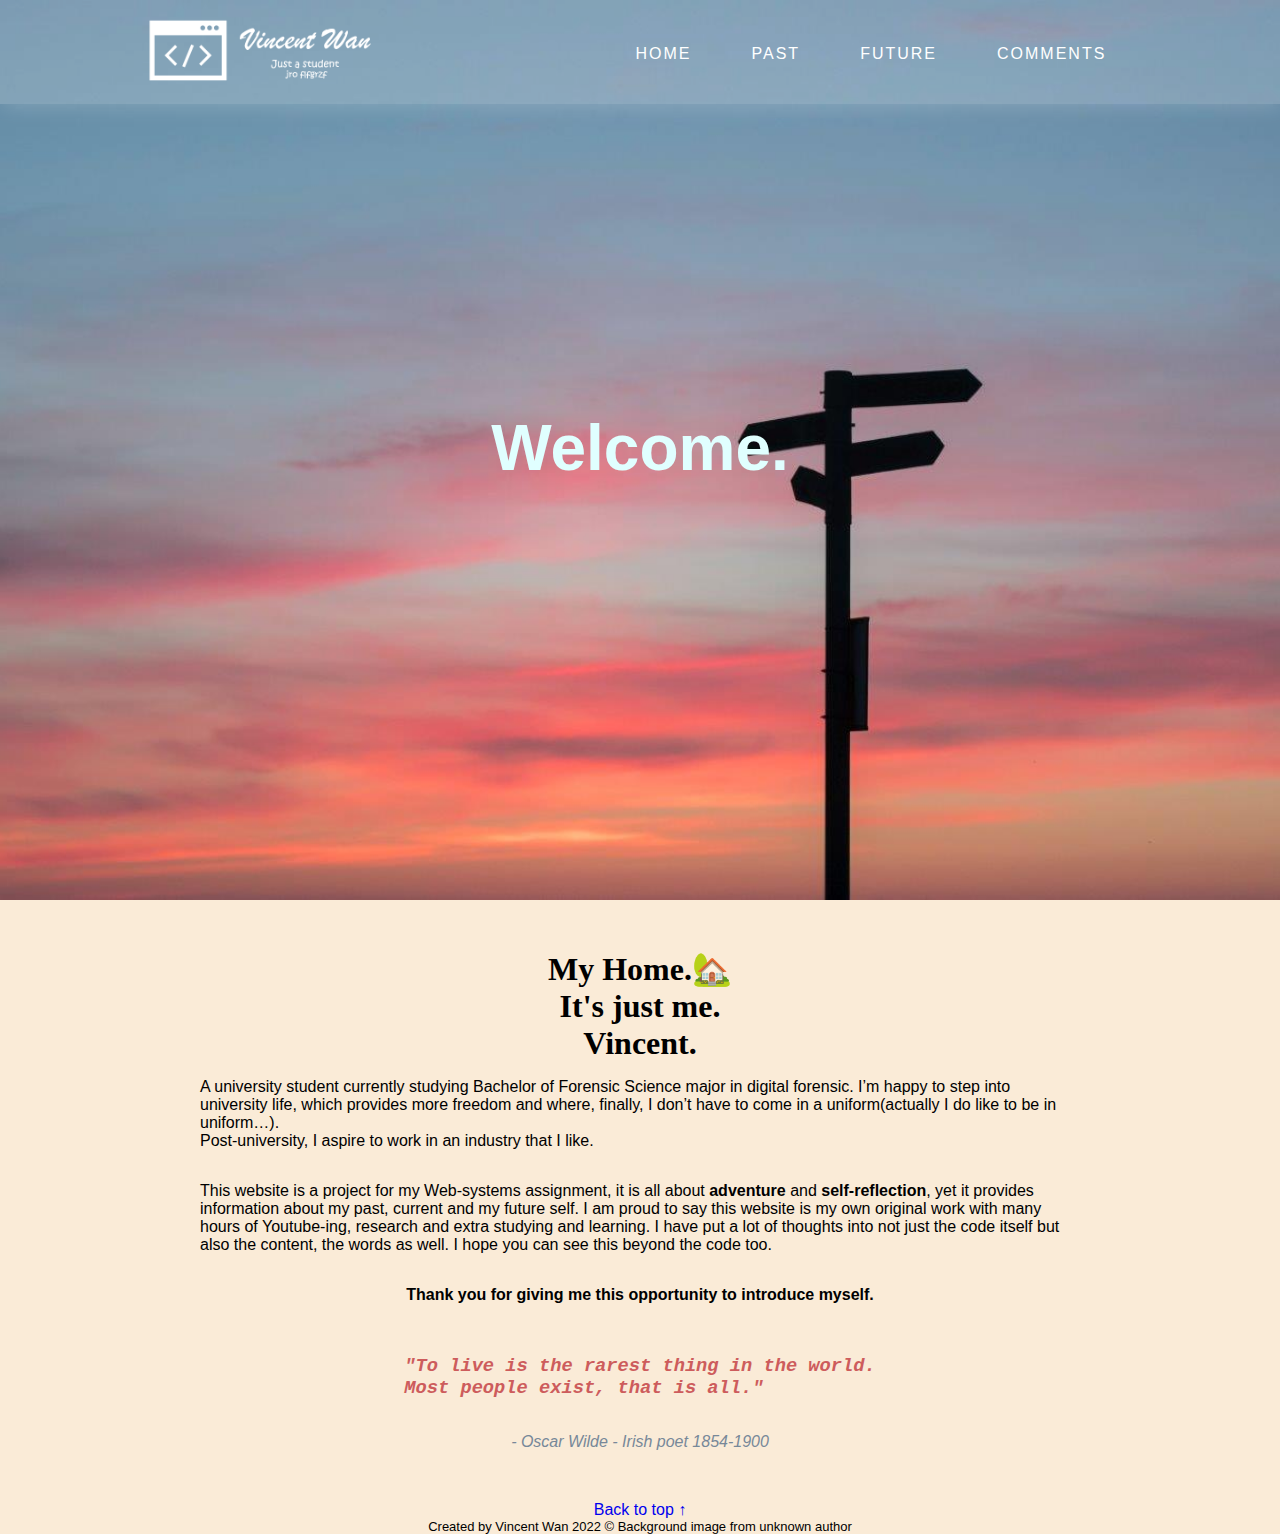
<file: index.html>
<!DOCTYPE html>
<html>
	<head>
		<meta charset="utf-8">
		<meta name="viewport" content="width=device-width, initial-scale=1">
		<link rel="stylesheet" href="websystems.css">
		<link rel="icon" type="image/x-icon" href="image/web-icon.ico">
		<title>Homepage by Vincent.</title>
	</head>
	<body>
			<section class="main">
				<nav>
				<a href="index.html" class="logo">
					<img src="image/cornor-white-no-background.png" alt="website logo it contains hidden message">
				</a>
				<ul class="menu">
					<li><a href="index.html">Home</a></li>
					<li><a href="past.html">Past</a></li>
					<li><a href="future.html">Future</a></li>
					<li><a href="comments.html">Comments</a></li>
				</ul>
				</nav>
				<div class="centre">
				<p><h1>Welcome.</h1></p>
				</div>
			</section>

		<section class="maintext">
			<div class="subtitle">My Home.&#127969;</div>
			<div class="subtitle">It's just me.</div>
			<div class="subtitle">Vincent.</div>
			<p>A university student currently studying Bachelor of Forensic Science major in digital forensic. I’m happy to step into university life, which provides more freedom and where, finally, I don’t have to come in a uniform(actually I do like to be in uniform…). <br>Post-university, I aspire to work in an industry that I like.</p>
<p>This website is a project for my Web-systems assignment, it is all about <b>adventure</b> and <b>self-reflection</b>, yet it provides information about my past, current and my future self. I am proud to say this website is my own original work with many hours of Youtube-ing, research and extra studying and learning. I have put  a lot of thoughts into not just the code itself but also the content, the words as well. I hope you can see this beyond the code too.</p>
<p><strong> Thank you for giving me this opportunity to introduce myself.</strong></p>
			
		
		<blockquote><div class="quote"><h3><i>"To live is the rarest thing in the world. <br>Most people exist, that is all."</i></h3></div></blockquote>
		<cite><i>- Oscar Wilde - Irish poet 1854-1900</i></cite>

		</section>
		<div class="top"> 
      		<a href="#">Back to top &#8593;</a> 
    	</div>
	   
		<footer>
			Created by Vincent Wan 2022 &copy; Background image from unknown author
		</footer>		
			
	</body>	
	
</html>
</file>
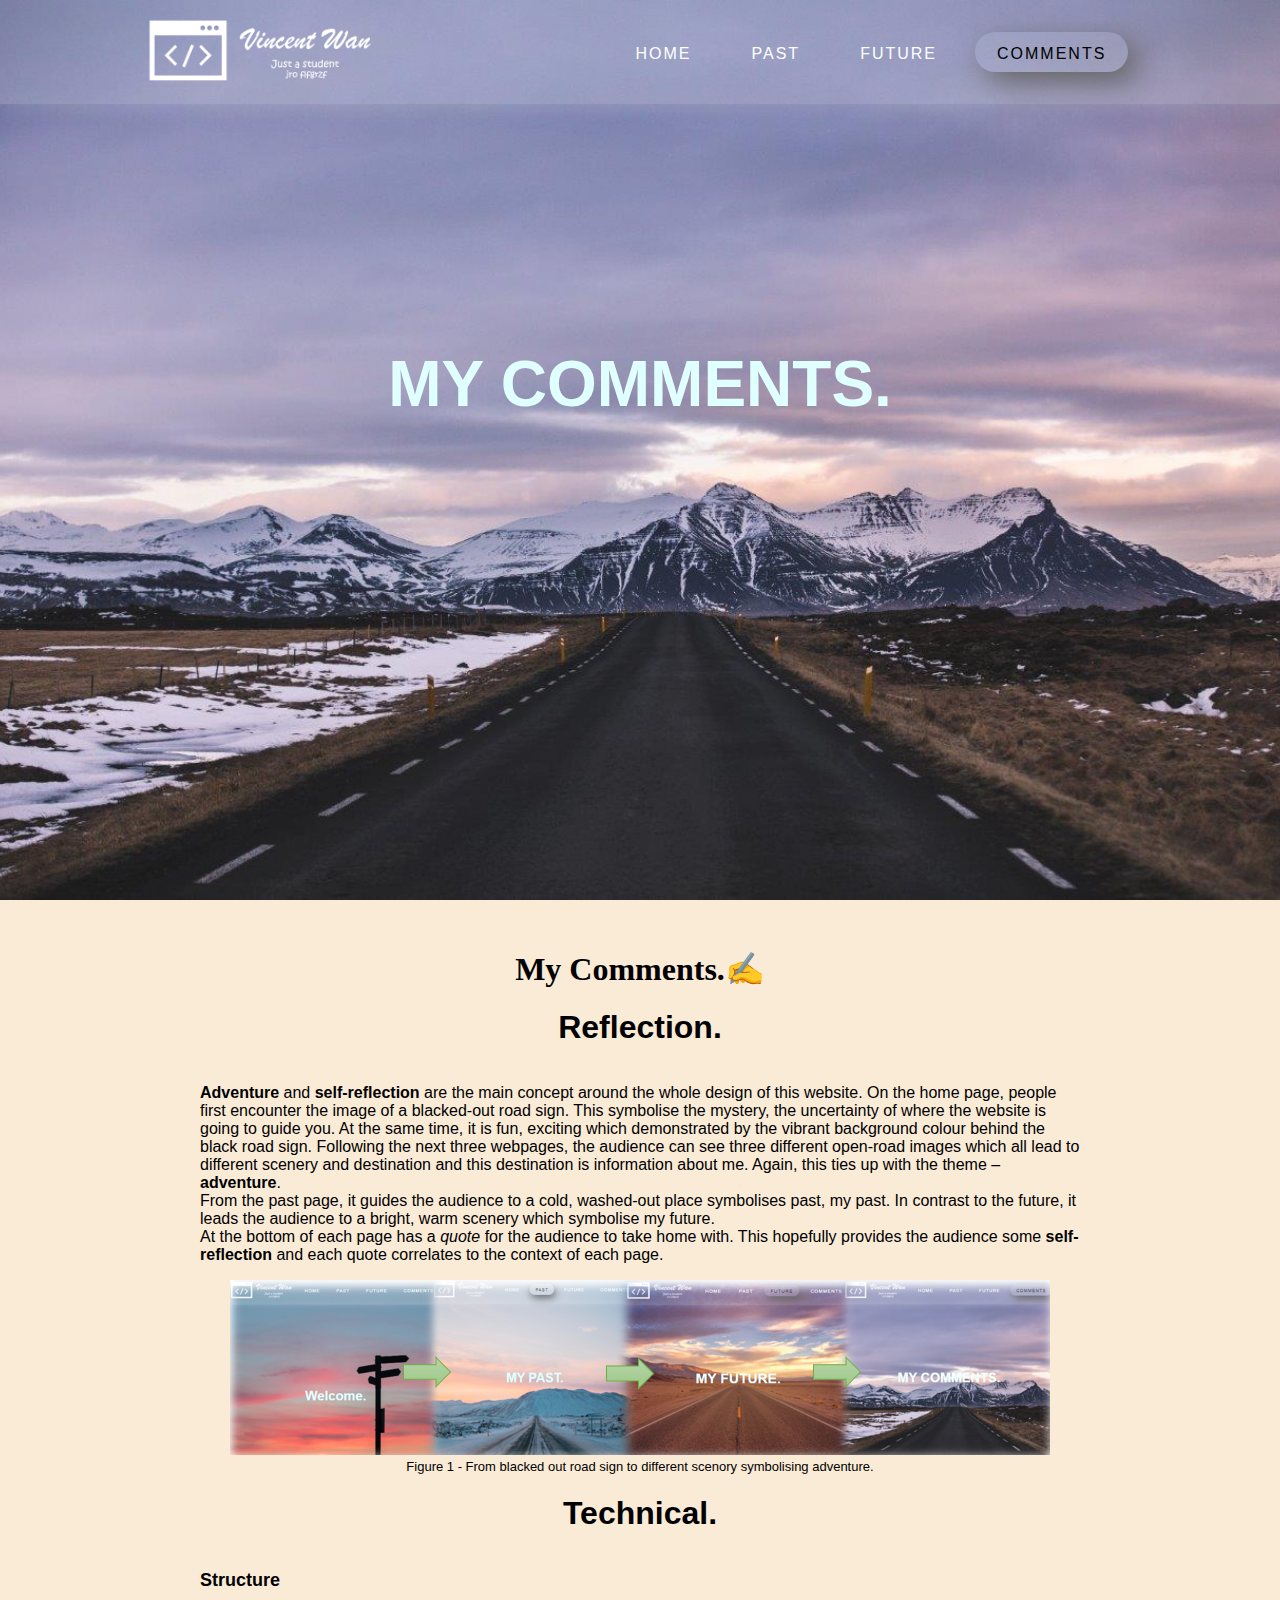
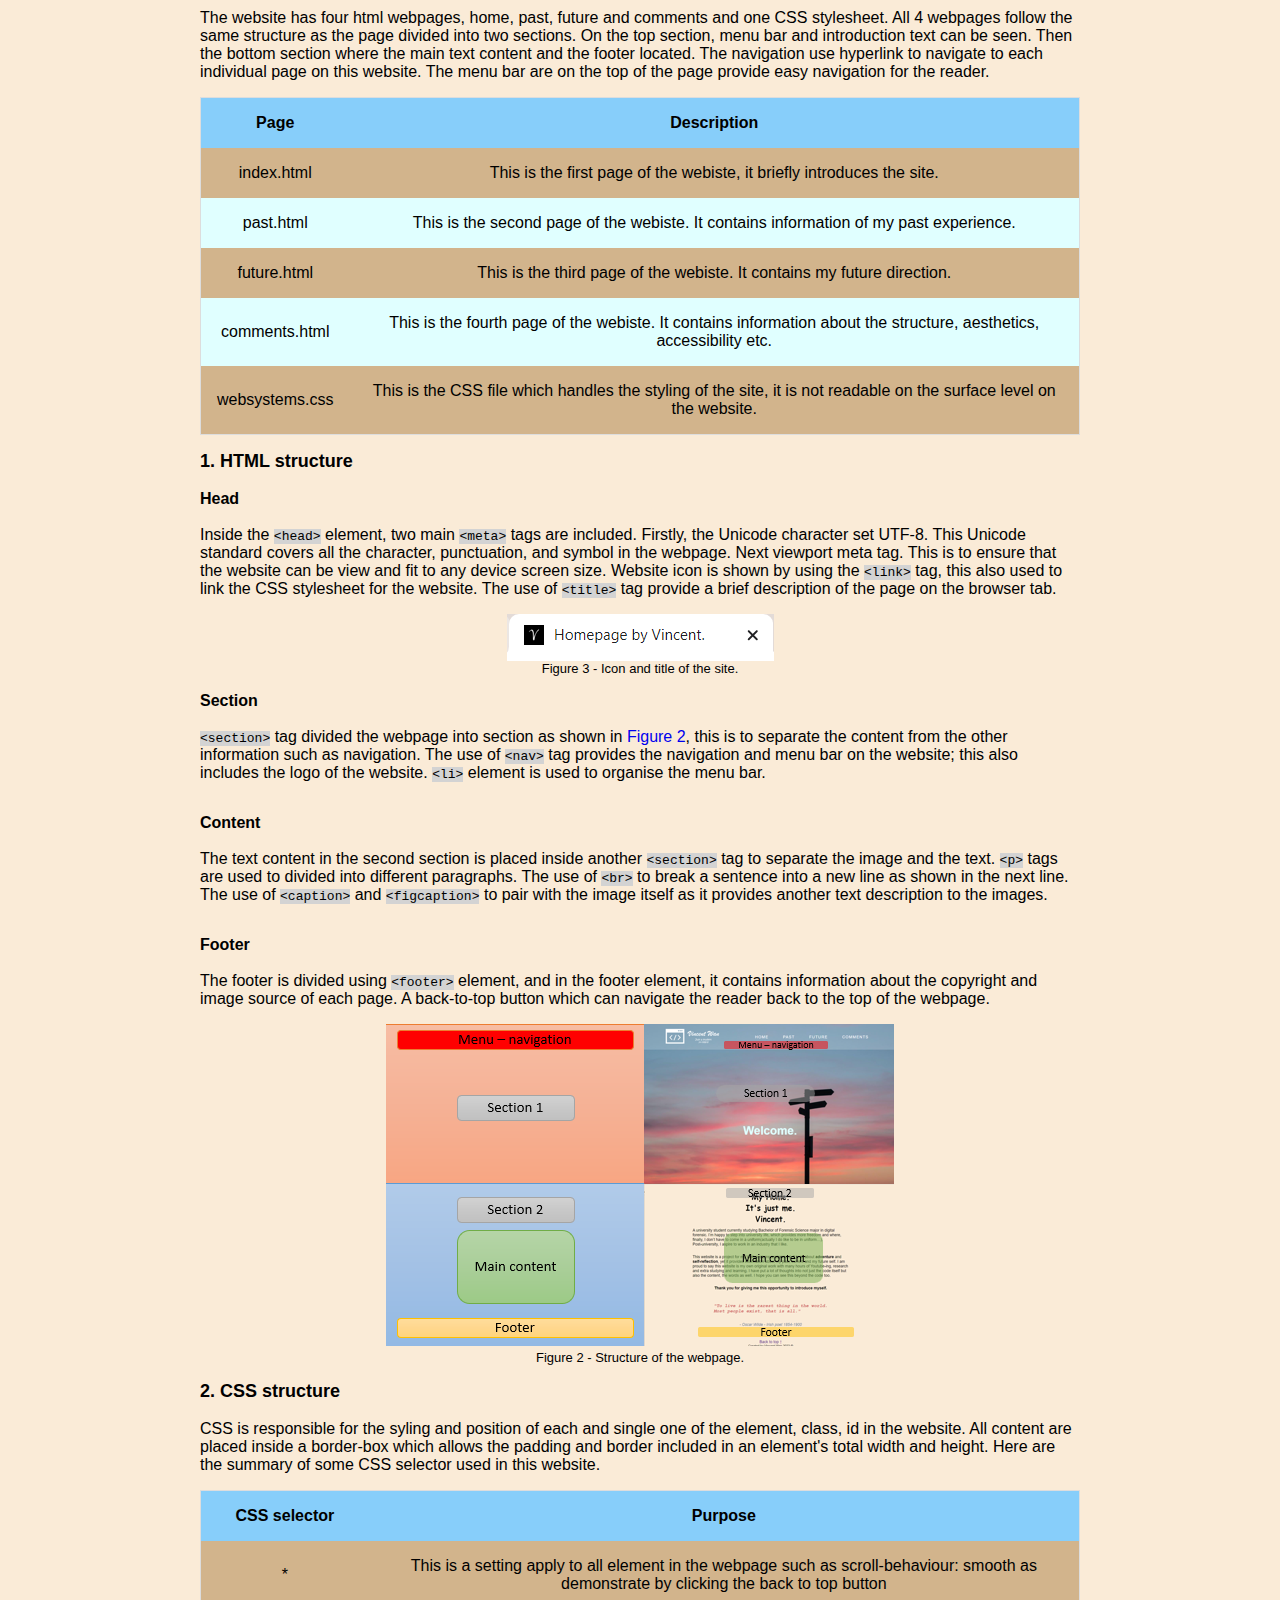
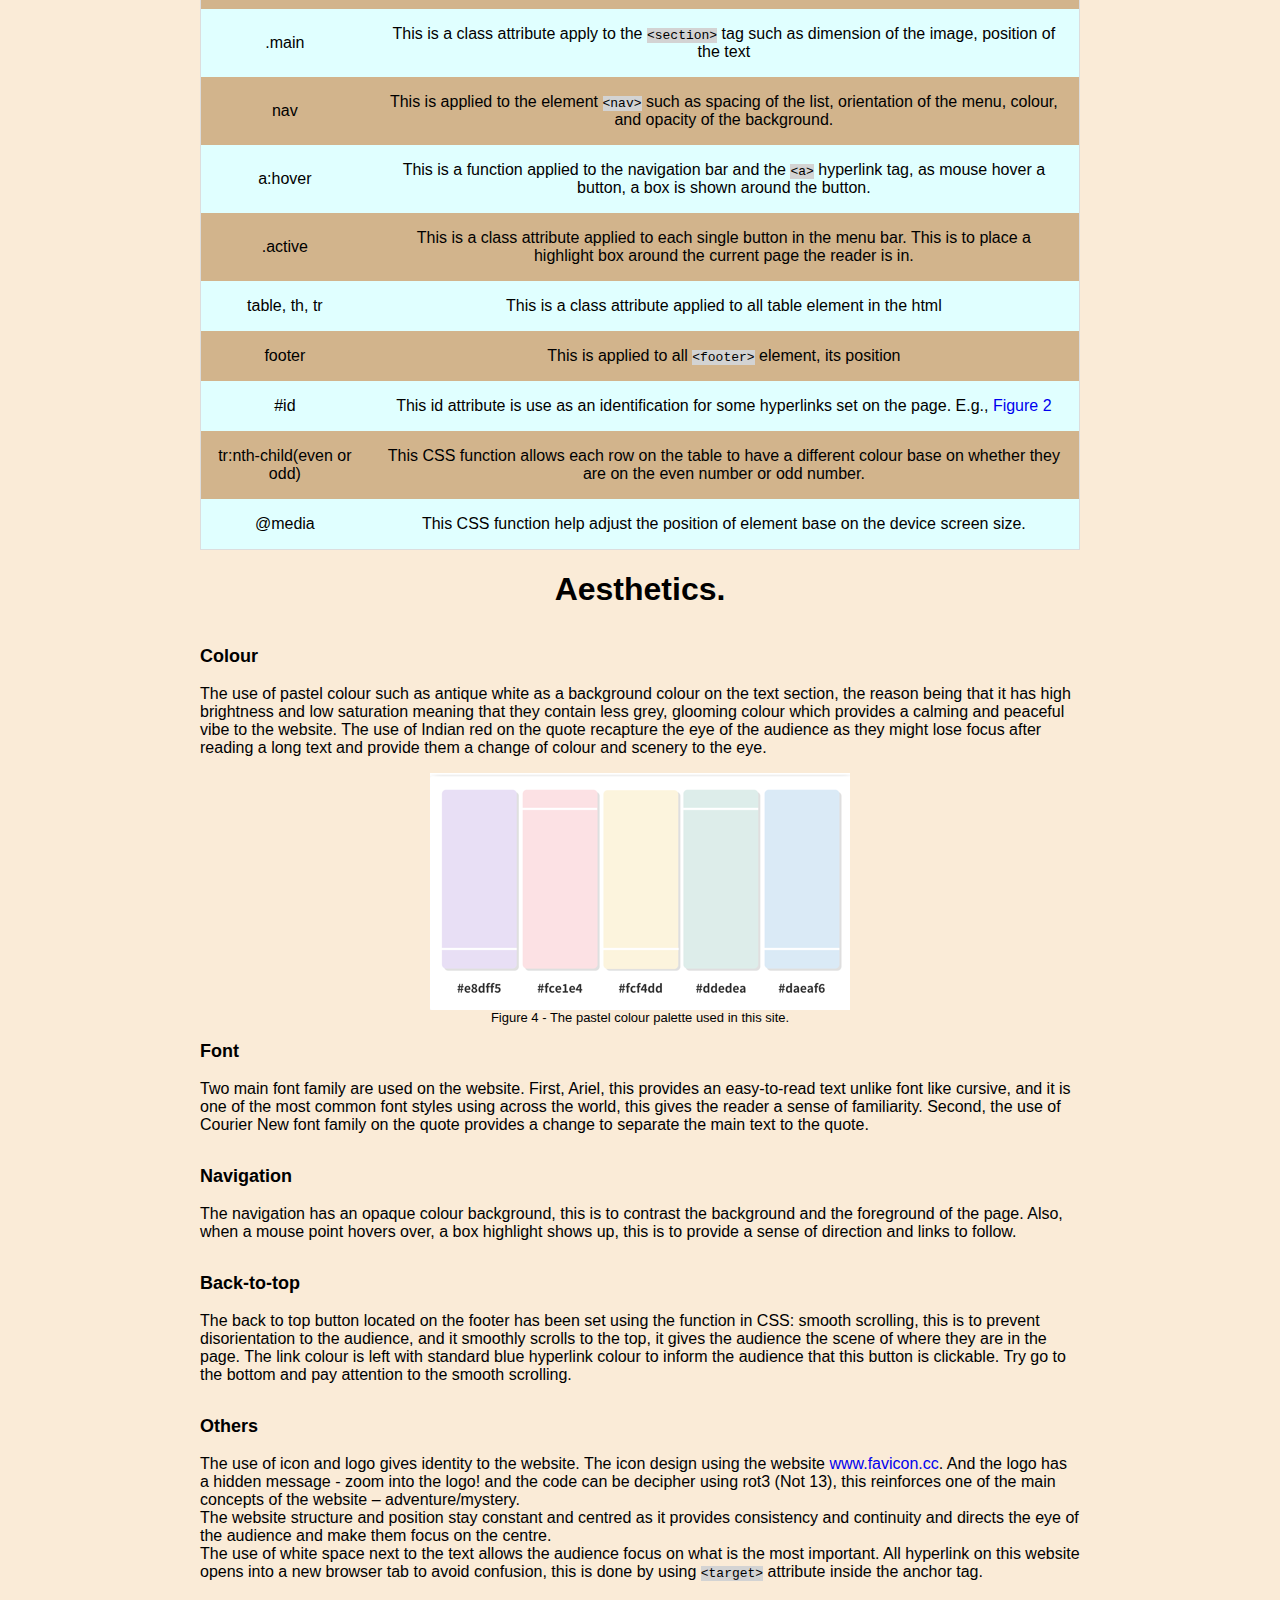
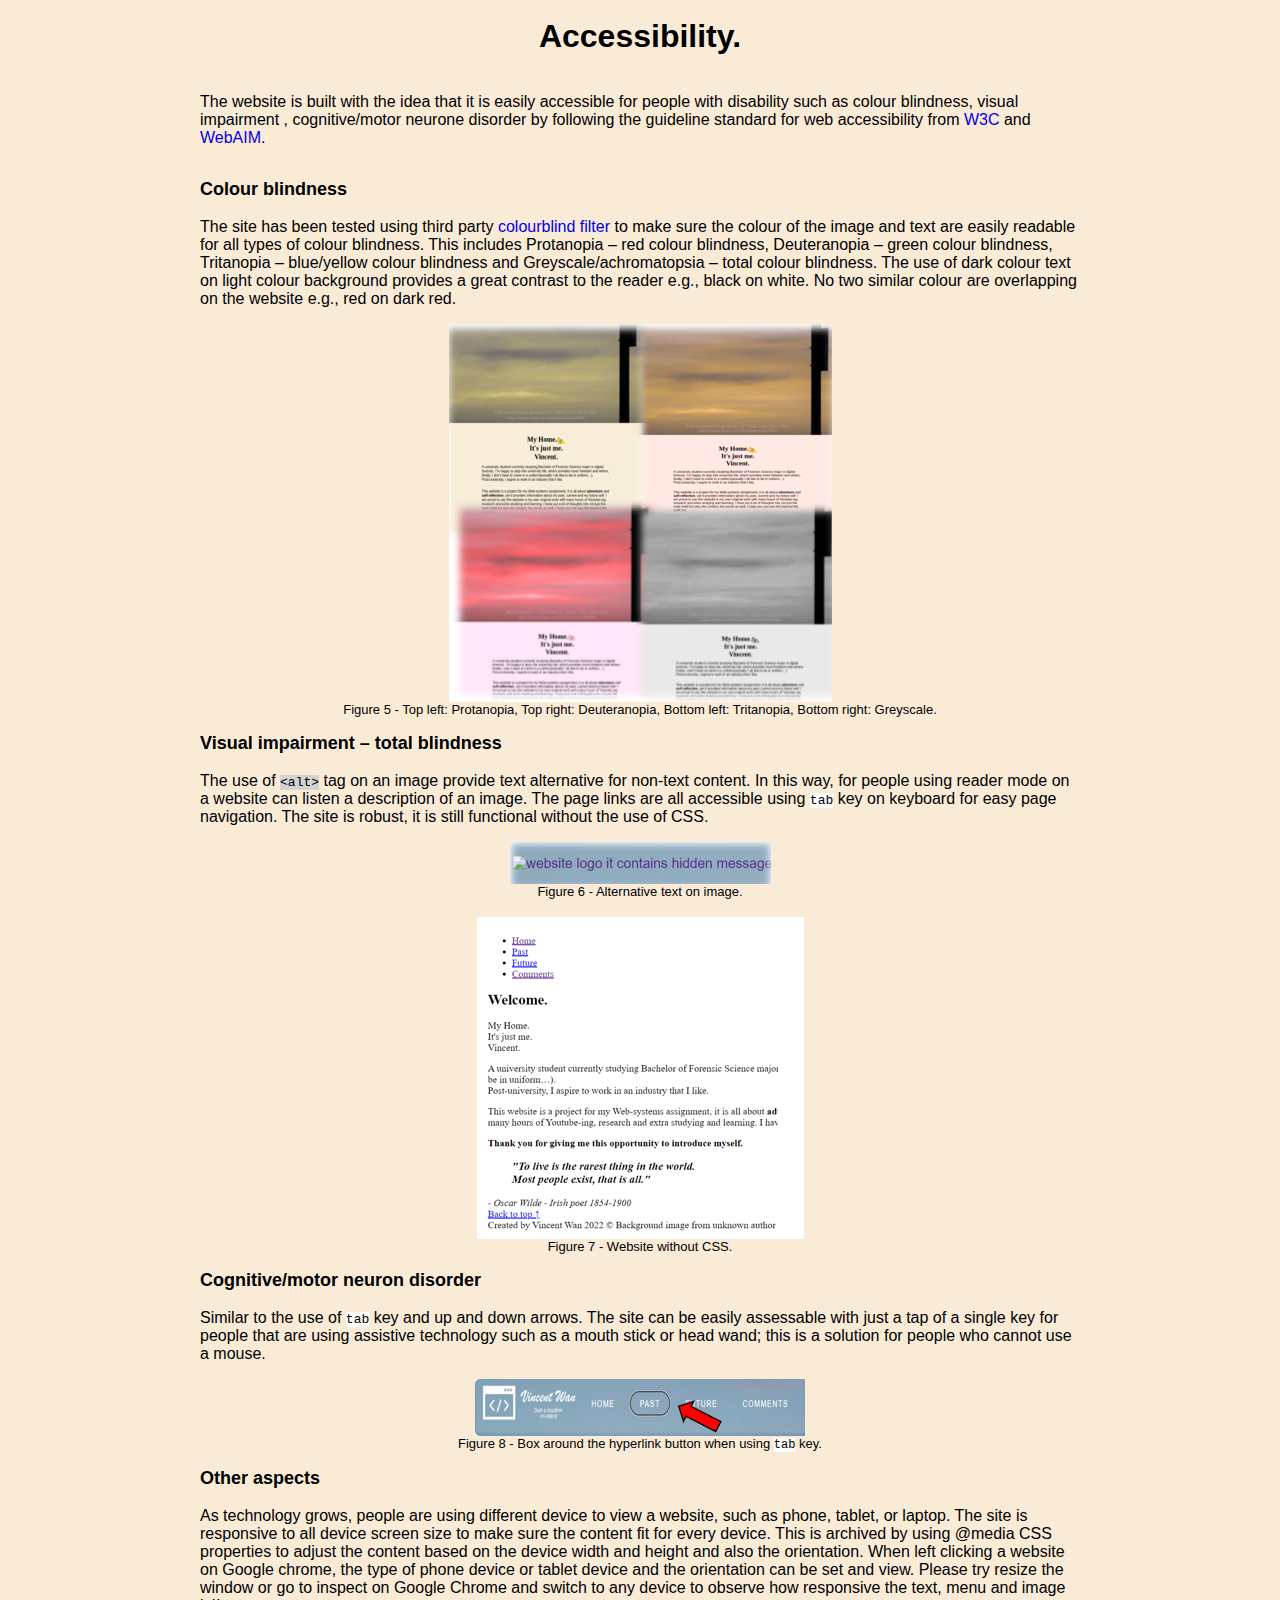
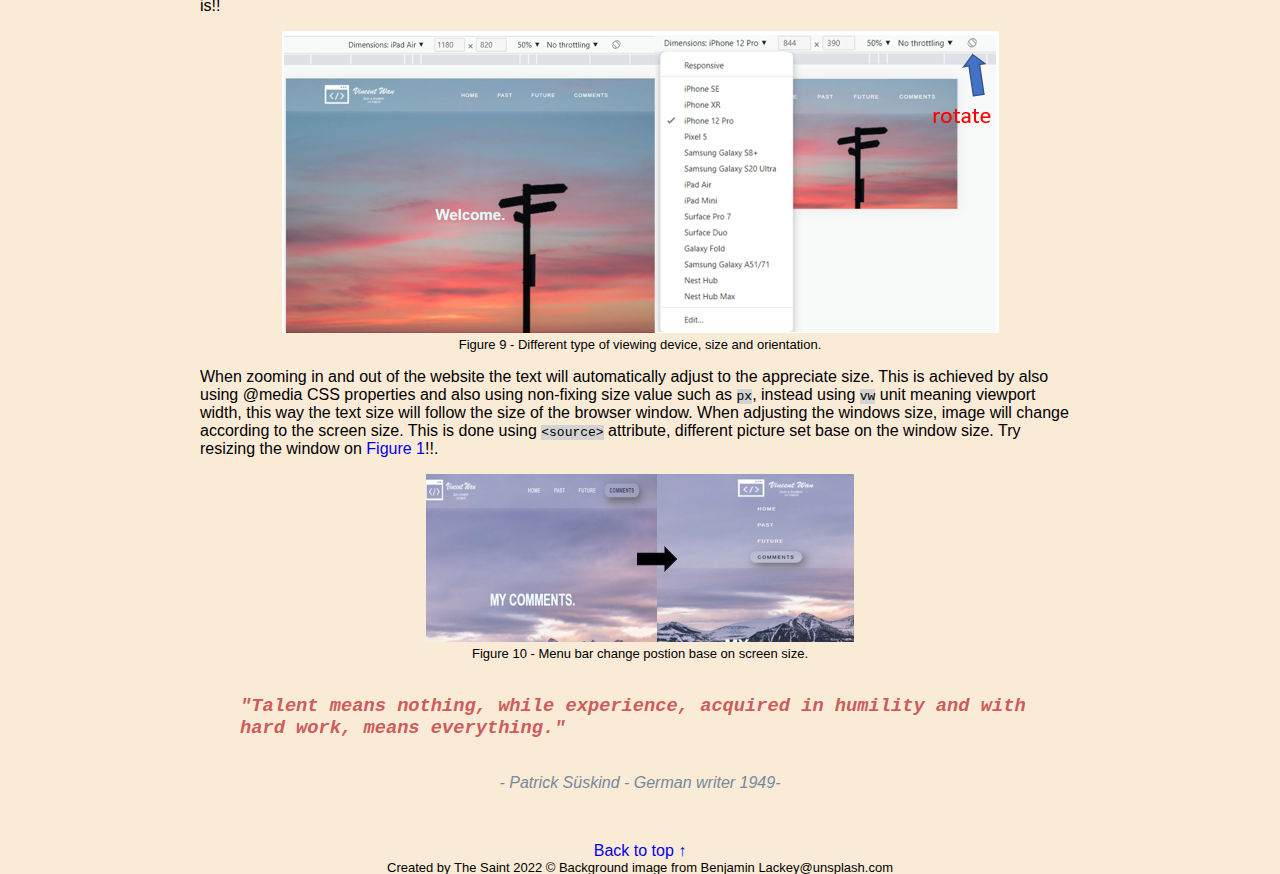
<file: comments.html>
<!DOCTYPE html>
<html>
	<head>
		<meta charset="utf-8">
		<meta name="viewport" content="width=device-width, initial-scale=1">
		<link rel="stylesheet" href="websystems.css">
		<link rel="icon" type="image/x-icon" href="image/web-icon.ico">
		<title>My comments by Vincent.</title>
	</head>
	<body>
		<section class="fourthmain">
				<nav>
				<a href="index.html" class="logo">
					<img src="image/cornor-white-no-background.png" alt="website logo it contains hidden message">
				</a>
				<ul class="menu">
					<li><a href="index.html">Home</a></li>
					<li><a href="past.html">Past</a></li>
					<li><a href="future.html">Future</a></li>
					<li><a href="comments.html" class="activecomments">Comments</a></li>
				</ul>
				</nav>
				<div class="centre">
					<h1>MY COMMENTS.</h1>	
				</div>
		</section>

	   <section class="maintext">
			<div class="subtitle">My Comments.&#9997;</div>

			
			<h1>Reflection.</h1>
				<p><b>Adventure</b> and <b>self-reflection</b> are the main concept around the whole design of this website. On the home page, people first encounter the image of a blacked-out road sign. This symbolise the mystery, the uncertainty of where the website is going to guide you. At the same time, it is fun, exciting which demonstrated by the vibrant background colour behind the black road sign. Following the next three webpages, the audience can see three different open-road images which all lead to different scenery and destination and this destination is information about me. Again, this ties up with the theme – <b>adventure</b>. <br>
From the past page, it guides the audience to a cold, washed-out place symbolises past, my past. In contrast to the future, it leads the audience to a bright, warm scenery which symbolise my future.<br>
At the bottom of each page has a <i>quote</i> for the audience to take home with. This hopefully provides the audience some <b>self-reflection</b> and each quote correlates to the context of each page. </p>
				
		
		<picture>
				<source media="(min-width:1000px)" 
				srcset="image/direction.png">
				<source srcset="image/cropfigure1.png">
					<img id="figureone" src="image/direction.png"  alt="from a blacked out road sign to each different scenory, past snowy mountain, future bright open road, comment another snowy mountain">
		</picture>
<figcaption class="figure1">Figure 1 - From blacked out road sign to different scenory symbolising adventure.</figcaption>

		<h1>Technical.</h1> 

<p><span class="subheading">Structure</span><br><br> 
The website has four html webpages, home, past, future and comments and one CSS stylesheet. All 4 webpages follow the same structure as the page divided into two sections. On the top section, menu bar and introduction text can be seen. Then the bottom section where the main text content and the footer located. The navigation use hyperlink to navigate to each individual page on this website. The menu bar are on the top of the page provide easy navigation for the reader.</p>
		<table>
  		<tr>
    		<th>Page</th>
    		<th>Description</th>
 		 </tr>

 		 <tr>
   		 	<td>index.html</td>
    		<td>This is the first page of the webiste, it briefly introduces the site.</td>
 		 </tr>

  		<tr>
   			 <td>past.html</td>
    		<td>This is the second page of the webiste. It contains information of my past experience. </td>
  		</tr>

  		<tr>
  		  <td>future.html</td>
  		  <td>This is the third page of the webiste. It contains my future direction. </td>
  		</tr>

  		<tr>
  	 	 <td>comments.html</td>
  	 	 <td>This is the fourth page of the webiste. It contains information about the structure, aesthetics, accessibility etc.</td>
 	 	</tr>

		  <tr>
  	 	 <td>websystems.css</td>
  	 	 <td>This is the CSS file which handles the styling of the site, it is not readable on the surface level on the website.</td>
 	 	</tr>
		</table>
		
		
		<p>	<span class="subheading">1. HTML structure</span><br><br>
<span class="sub">Head</span><br><br>
Inside the <code>&lt;head&gt;</code> element, two main <code>&lt;meta&gt;</code> tags are included. Firstly, the Unicode character set UTF-8. This Unicode standard covers all the character, punctuation, and symbol in the webpage. Next viewport meta tag. This is to ensure that the website can be view and fit to any device screen size.
Website icon is shown by using the <code>&lt;link&gt;</code> tag, this also used to link the CSS stylesheet for the website. The use of <code>&lt;title&gt;</code> tag provide a brief description of the page on the browser tab. </p>
		
		<img src="image/tab.png" alt="icon of the website and title of the page">
		<figcaption>Figure 3 - Icon and title of the site.</figcaption>

		
  <p> <span class="sub">Section</span><br><br>
<code>&lt;section&gt;</code> tag divided the webpage into section as shown in <a href="#figure2">Figure 2</a>, this is to separate the content from the other information such as navigation. 
The use of <code>&lt;nav&gt;</code> tag provides the navigation and menu bar on the website; this also includes the logo of the website. <code>&lt;li&gt;</code> element is used to organise the menu bar.</p>

		
		
<p><span class="sub">Content</span><br><br>
The text content in the second section is placed inside another <code>&lt;section&gt;</code> tag to separate the image and the text. <code>&lt;p&gt;</code> tags are used to divided into different paragraphs. The use of <code>&lt;br&gt;</code> to break a sentence into a new line as shown in the next line.<br>
The use of <code>&lt;caption&gt;</code> and <code>&lt;figcaption&gt;</code> to pair with the image itself as it provides another text description to the images. </p>
		

		
<p><span class="sub">Footer</span><br><br>
The footer is divided using <code>&lt;footer&gt;</code> element, and in the footer element, it contains information about the copyright and image source of each page. A back-to-top button which can navigate the reader back to the top of the webpage.</p>
		
		<picture>
				<source media="(min-width:1000px)" 
				srcset="image/pagestructure.png">
				<source srcset="image/cropstructure.png">
		<img src="image/pagestructure.png" id="figure2" alt="structure of the webpage">
		</picture>
		<figcaption>Figure 2 - Structure of the webpage.</figcaption>
		
		
<p><span class="subheading">2. CSS structure</span><br><br>
CSS is responsible for the syling and position of each and single one of the element, class, id in the website. All content are placed inside a border-box which allows the padding and border included in an element's total width and height. Here are the summary of some CSS selector used in this website.</p>
	
	<table>
  		<tr>
    		<th>CSS selector</th>
    		<th>Purpose</th>
 		 </tr>

 		 <tr>
   		 	<td>*</td>
    		<td>This is a setting apply to all element in the webpage such as scroll-behaviour: smooth as demonstrate by clicking the back to top button</td>
 		 </tr>

  		<tr>
   			 <td>.main</td>
    		<td>This is a class attribute apply to the <code>&lt;section&gt;</code> tag such as dimension of the image, position of the text </td>
  		</tr>

  		<tr>
  		  <td>nav</td>
  		  <td>This is applied to the element <code>&lt;nav&gt;</code> such as spacing of the list, orientation of the menu, colour, and opacity of the background. </td>
  		</tr>

  		<tr>
  	 	 <td>a:hover</td>
  	 	 <td>This is a function applied to the navigation bar and the <code>&lt;a&gt;</code> hyperlink tag, as mouse hover a button, a box is shown around the button.</td>
 	 	</tr>

  		<tr>
    		<td>.active</td>
    		<td>This is a class attribute applied to each single button in the menu bar. This is to place a highlight box around the current page the reader is in.</td>
		  </tr>

 		 <tr>
  		  <td>table, th, tr</td>
   		 <td>This is a class attribute applied to all table element in the html </td>
 		 </tr>

 	 <tr>
   		 <td>footer</td>
   		 <td>This is applied to all <code>&lt;footer&gt;</code> element, its position </td>
 	 </tr>

 	 <tr>
  		  <td>#id</td>
  		  <td>This id attribute is use as an identification for some hyperlinks set on the page. E.g., <a href="#figure2">Figure 2</a></td>
 	 </tr>

 	 <tr>
   		 <td>tr:nth-child(even or odd)</td>
   		 <td>This CSS function allows each row on the table to have a different colour base on whether they are on the even number or odd number.</td>
  		</tr>
	<tr>
   		 <td>@media </td>
   		 <td>This CSS function help adjust the position of element base on the device screen size.</td>
  		</tr>
</table>
	

	<h1>Aesthetics.</h1> 
<p><span class="subheading">Colour</span><br><br> 
The use of pastel colour such as antique white as a background colour on the text section, the reason being that it has high brightness and low saturation meaning that they contain less grey, glooming colour which provides a calming and peaceful vibe to the website. The use of Indian red on the quote recapture the eye of the audience as they might lose focus after reading a long text and provide them a change of colour and scenery to the eye.</p>
		
		<img src="image/colour.png" alt="pastel colour palette">
		<figcaption>Figure 4 - The pastel colour palette used in this site.</figcaption>
		

<p><span class="subheading">Font</span><br><br> 
Two main font family are used on the website. First, Ariel, this provides an easy-to-read text unlike font like cursive, and it is one of the most common font styles using across the world, this gives the reader a sense of familiarity. Second, the use of Courier New font family on the quote provides a change to separate the main text to the quote.</p>

<p><span class="subheading">Navigation</span><br><br> 
The navigation has an opaque colour background, this is to contrast the background and the foreground of the page. Also, when a mouse point hovers over, a box highlight shows up, this is to provide a sense of direction and links to follow. </p>

<p><span class="subheading">Back-to-top</span><br><br> 
The back to top button located on the footer has been set using the function in CSS: smooth scrolling, this is to prevent disorientation to the audience, and it smoothly scrolls to the top, it gives the audience the scene of where they are in the page. The link colour is left with standard blue hyperlink colour to inform the audience that this button is clickable. Try go to the bottom and pay attention to the smooth scrolling. </p>

<p><span class="subheading">Others</span><br><br> 
The use of icon and logo gives identity to the website. The icon design using the website <a href="https://favicon.cc" target="_blank">www.favicon.cc</a>. And the logo has a hidden message - zoom into the logo! and the code can be decipher using rot3 (Not 13), this reinforces one of the main concepts of the website – adventure/mystery.<br>
The website structure and position stay constant and centred as it provides consistency and continuity and directs the eye of the audience and make them focus on the centre.<br>
The use of white space next to the text allows the audience focus on what is the most important. All hyperlink on this website opens into a new browser tab to avoid confusion, this is done by using <code>&lt;target&gt;</code> attribute inside the anchor tag. </p>
 

	<h1>Accessibility.</h1> 
<p>The website is built with the idea that it is easily accessible for people with disability such as colour blindness, visual impairment , cognitive/motor neurone disorder by following the guideline standard for web accessibility from <a href="https://www.w3.org/WAI/fundamentals/accessibility-principles/" target="_blank">W3C</a> and <a href="https://webaim.org/" target="_blank">WebAIM</a>.</p>

<p><span class="subheading">Colour blindness</span><br><br> 
The site has been tested using third party <a href="https://www.toptal.com/designers/colorfilter/" target="_blank">colourblind filter</a> to make sure the colour of the image and text are easily readable for all types of colour blindness. This includes Protanopia – red colour blindness, Deuteranopia – green colour blindness, Tritanopia – blue/yellow colour blindness and Greyscale/achromatopsia – total colour blindness. The use of dark colour text on light colour background provides a great contrast to the reader e.g., black on white. No two similar colour are overlapping on the website e.g., red on dark red.</p>
		
		<img src="image/colourblind.png" alt="Different type of colourblind filter applied to the website">
		<figcaption>Figure 5 - Top left: Protanopia, Top right: Deuteranopia, Bottom left: Tritanopia, Bottom right: Greyscale.</figcaption>
	

		<p><span class="subheading">Visual impairment – total blindness</span><br><br> 
The use of <code>&lt;alt&gt;</code> tag on an image provide text alternative for non-text content. In this way, for people using reader mode on a website can listen a description of an image. The page links are all accessible using <code><span class="tab">tab</span></code> key on keyboard for easy page navigation. The site is robust, it is still functional without the use of CSS.</p>
		
		<img src="image/alttext.png" alt="Alternative text when image is not avilable">
		<figcaption>Figure 6 - Alternative text on image.</figcaption>
		
		<br>
		
		
		<img src="image/nocss.png" alt="page without CSS still working well">
		<figcaption>Figure 7 - Website without CSS.</figcaption>
		

		<p><span class="subheading">Cognitive/motor neuron disorder</span><br><br> 
Similar to the use of <code><span class="tab">tab</span></code> key and up and down arrows. The site can be easily assessable with just a tap of a single key for people that are using assistive technology such as a mouth stick or head wand; this is a solution for people who cannot use a mouse.</p>
		
		<img src="image/tabt.png" alt="using tab key on website show a boarder box around the hyperlinks">
		<figcaption>Figure 8 - Box around the hyperlink button when using <code><span class="tab">tab</span></code> key.</figcaption>
		

		<p><span class="subheading">Other aspects</span><br><br> 
As technology grows, people are using different device to view a website, such as phone, tablet, or laptop. The site is responsive to all device screen size to make sure the content fit for every device. This is archived by using @media CSS properties to adjust the content based on the device width and height and also the orientation. When left clicking a website on Google chrome, the type of phone device or tablet device and the orientation can be set and view. Please try resize the window or go to inspect on Google Chrome and switch to any device to observe how responsive the text, menu and image is!! </p> 
		<picture>
		<source media="(min-width:1000px)" 
				srcset="image/phone.png">
				<source srcset="image/cropphone.png">
		<img src="image/phone.png" alt="mobile and tablet view using google chrome source inspect">
		</picture>
		<figcaption>Figure 9 - Different type of viewing device, size and orientation.</figcaption>
<p>When zooming in and out of the website the text will automatically adjust to the appreciate size. This is achieved by also using @media CSS properties and also using non-fixing size value such as <code>px</code>, instead using <code>vw</code> unit meaning viewport width, this way the text size will follow the size of the browser window. When adjusting the windows size, image will change according to the screen size. This is done using <code>&lt;source&gt;</code> attribute, different picture set base on the window size. Try resizing the window on <a href="#figureone">Figure 1</a>!!.</p>
		
		<picture>
		<source media="(min-width:1000px)" 
				srcset="image/menu.png">
				<source srcset="image/cropmenu.png">
		<img src="image/menu.png" alt="Menu change position base on screen size">
		</picture>
		<figcaption>Figure 10 - Menu bar change postion base on screen size.</figcaption>
		

		<blockquote><div class="quote"><h3><i>"Talent means nothing, while experience, acquired in humility and with hard work, means everything."</i></h3></div></blockquote>
		<cite><i>- Patrick Süskind - German writer 1949-</i></cite>

	</section>
	   
	   <div class="top"> 
      		<a href="#">Back to top &#8593;</a> 
    	</div>
		
	   <footer>
			Created by The Saint 2022 &copy; Background image from Benjamin Lackey@unsplash.com
		</footer>
	
	   
	</body>	
	
</html>
</file>
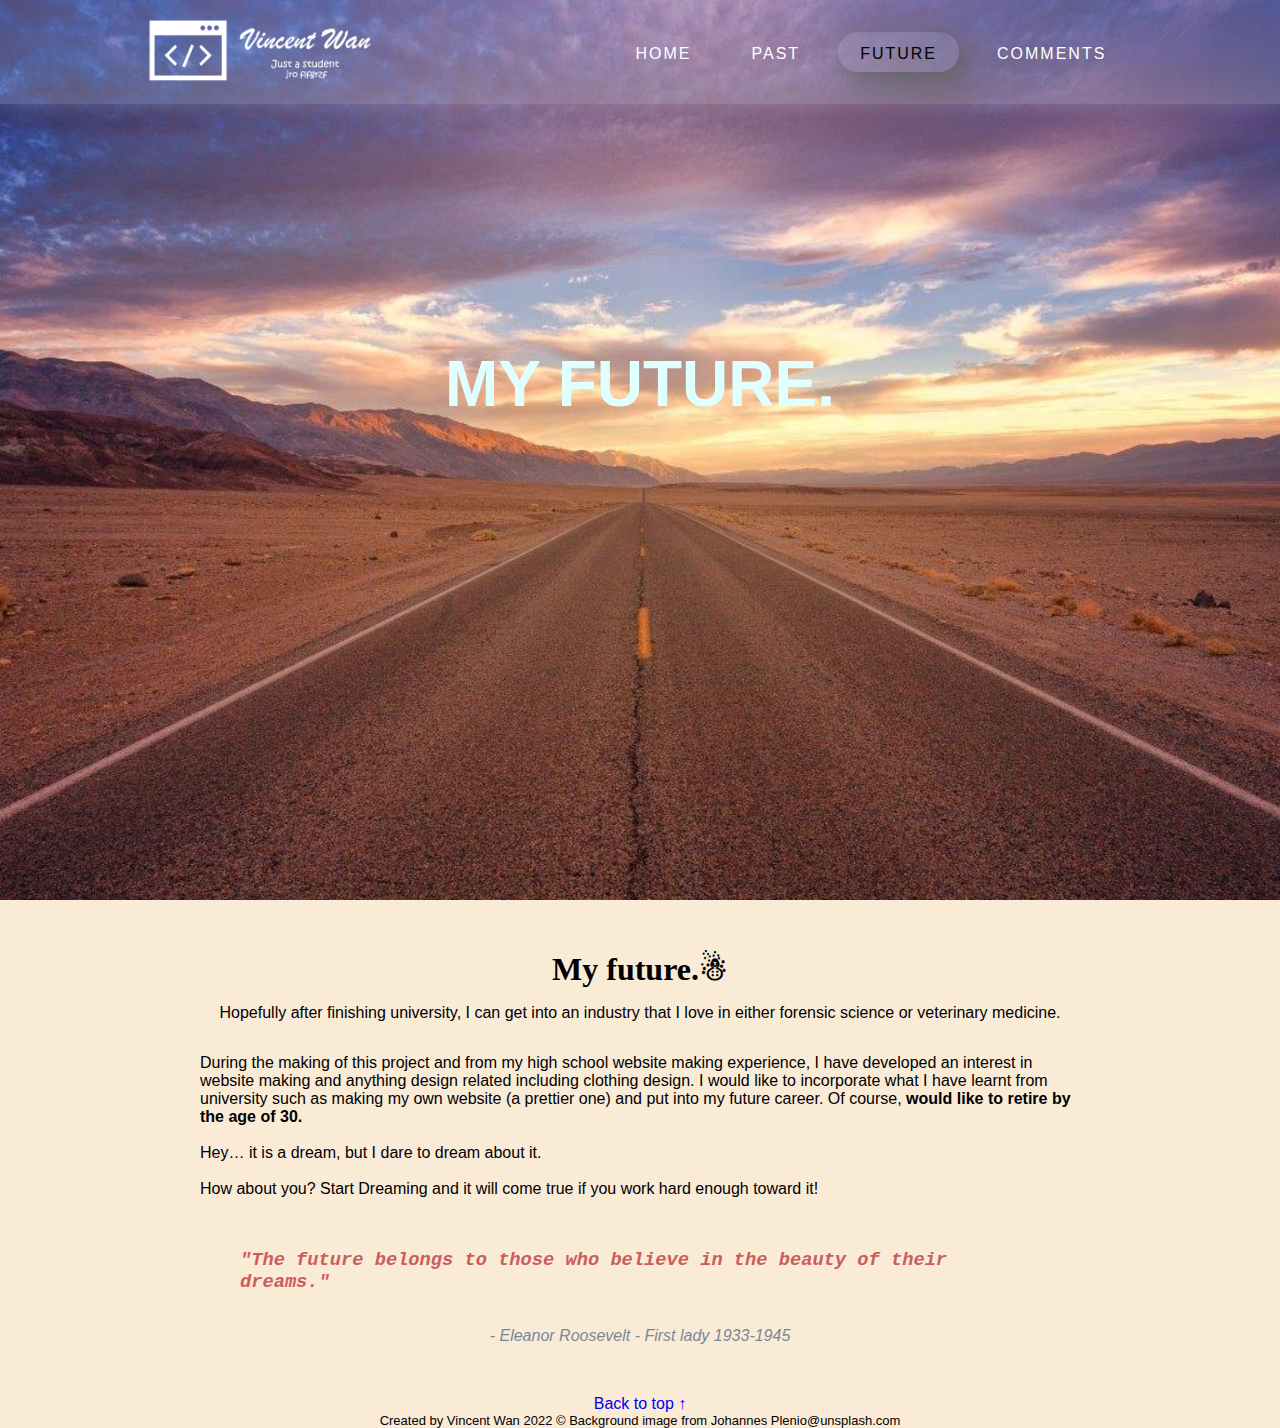
<file: future.html>
<!DOCTYPE html>
<html>
	<head>
		<meta charset="utf-8">
		<meta name="viewport" content="width=device-width, initial-scale=1">
		<link rel="stylesheet" href="websystems.css">
		<link rel="icon" type="image/x-icon" href="image/web-icon.ico">
		<title>My future by Vincent.</title>	
	</head>
	<body>
		<section class="thirdmain">
				<nav>
				<a href="index.html" class="logo">
					<img src="image/cornor-white-no-background.png" alt="website logo it contains hidden message">
				</a>
				<ul class="menu">
					<li><a href="index.html">Home</a></li>
					<li><a href="past.html">Past</a></li>
					<li><a href="future.html" class="activefuture">Future</a></li>
					<li><a href="comments.html">Comments</a></li>
				</ul>
				</nav>
				<div class="centre">
					<h1>MY FUTURE.</h1>	
				</div>
		</section>
		<section class="maintext">
			<div class="subtitle">My future.&#9731;</div>
			<p>
				Hopefully after finishing university, I can get into an industry that I love in either forensic science or veterinary medicine.</p>
				<p>During the making of this project and from my high school website making experience, I have developed an interest in website making and anything design related including clothing design. I would like to incorporate what I have learnt from university such as making my own website (a prettier one) and put into my future career.
Of course, <strong> would like to retire by the age of 30.</strong><br><br> Hey… it is a dream, but I dare to dream about it.<br><br>
How about you? Start Dreaming and it will come true if you work hard enough toward it!</p>
		<blockquote><div class="quote"><h3><i>"The future belongs to those who believe in the beauty of their dreams."</i></h3></div></blockquote>
		<cite><i>- Eleanor Roosevelt - First lady 1933-1945</i></cite>

		</section>
	   
	   <div class="top"> 
      		<a href="#">Back to top &#8593;</a> 
    	</div>


	   <footer>
			Created by Vincent Wan 2022 &copy; Background image from Johannes Plenio@unsplash.com
		</footer>
	</body>	
	
</html>
</file>
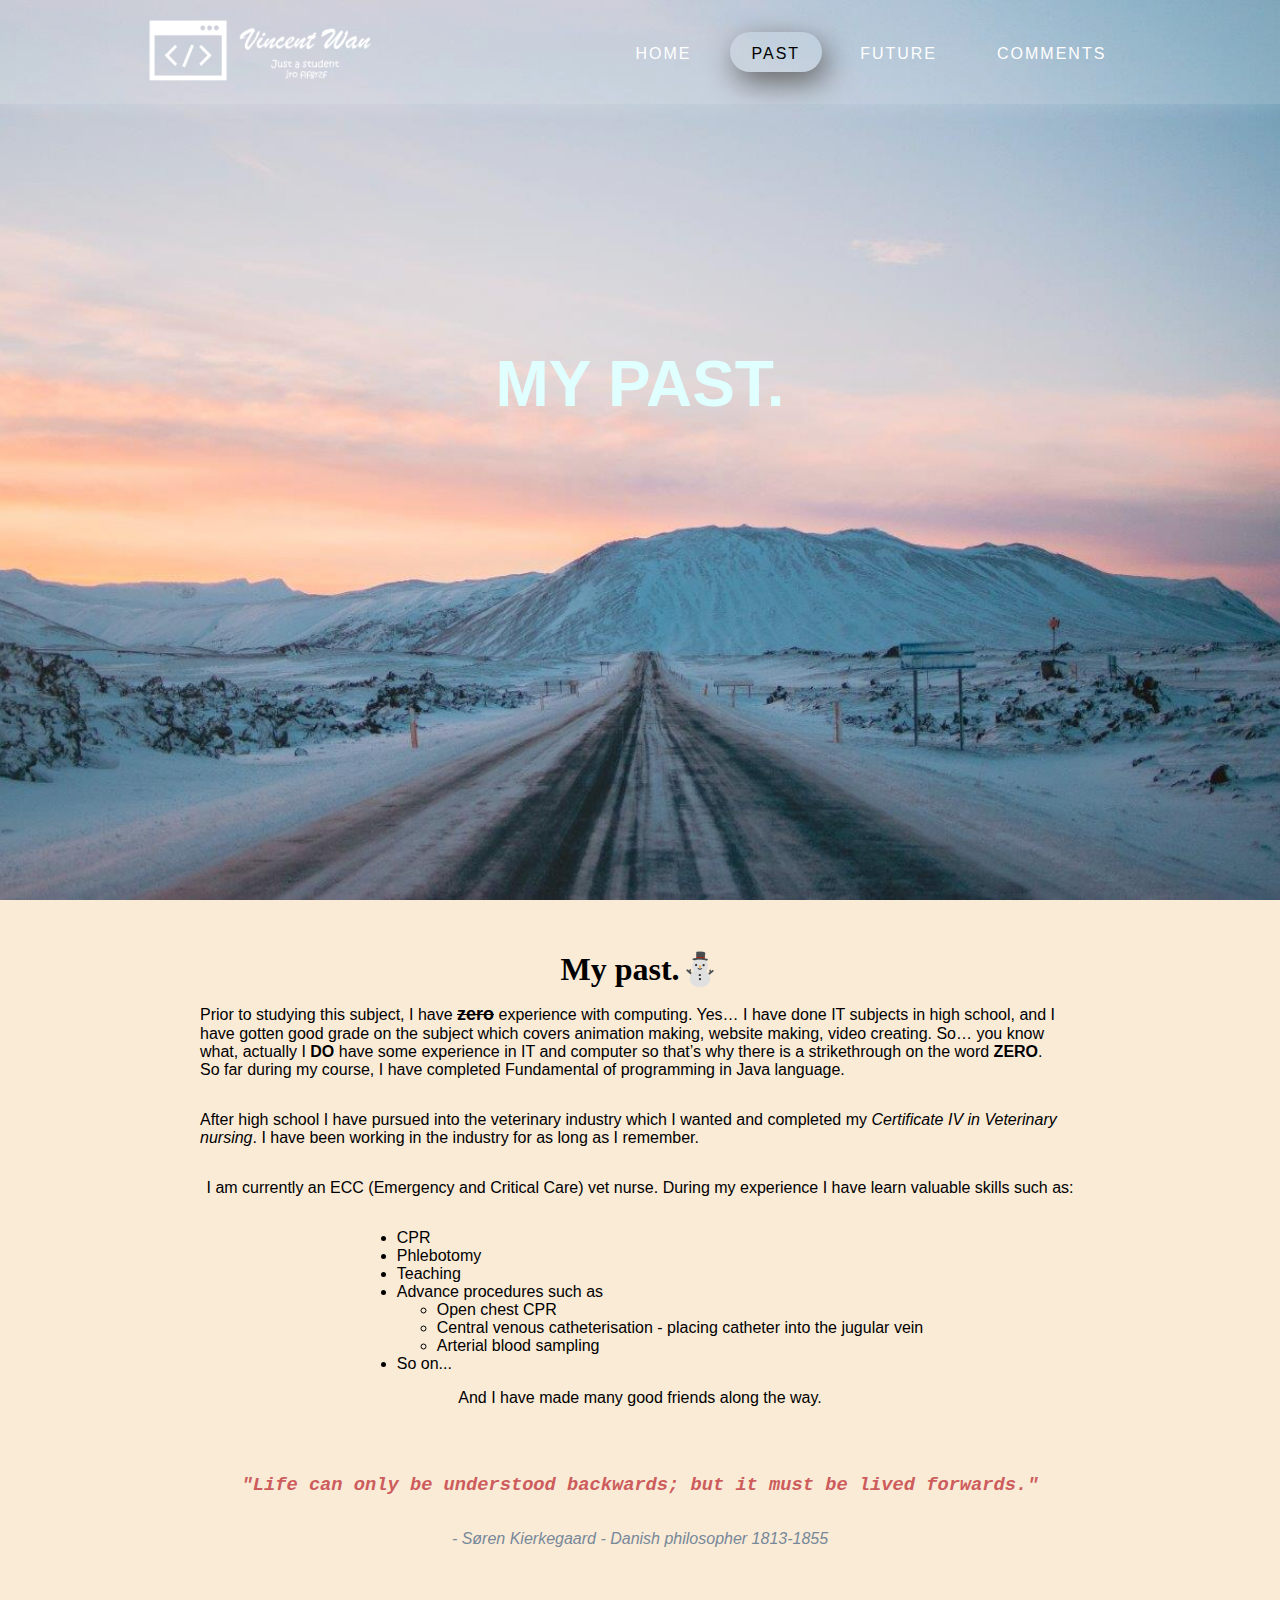
<file: past.html>
<!DOCTYPE html>
<html>
	<head>
		<meta charset="utf-8">
		<meta name="viewport" content="width=device-width, initial-scale=1">
		<link rel="stylesheet" href="websystems.css">
		<link rel="icon" type="image/x-icon" href="image/web-icon.ico"> 
		<title>My Past by Vincent.</title>
	</head>
	<body>
		<section class="secondmain">
				<nav>
				<a href="index.html" class="logo">
					<img src="image/cornor-white-no-background.png" alt="website logo it contains hidden message">
				</a>
				<ul class="menu">
					<li><a href="index.html">Home</a></li>
					<li><a href="past.html" class="activepast">Past</a></li>
					<li><a href="future.html">Future</a></li>
					<li><a href="comments.html">Comments</a></li>
				</ul>
				</nav>
				<div class="centre">
					<h1>MY PAST.</h1>	
				</div>
		</section>
		<section class="maintext">
			<div class="subtitle">My past.&#9924;</div>
<p>Prior to studying this subject, I have <span class="zero"><del><b>zero</b></del></span> experience with computing. Yes… I have done IT subjects in high school, and I have gotten good grade on the subject which covers animation making, website making, video creating. So… you know what, actually I <strong>DO</strong> have some experience in IT and computer so that’s why there is a strikethrough on the word <b>ZERO</b>.<br>So far during my course, I have completed Fundamental of programming in Java language.</p>
<p>After high school I have pursued into the veterinary industry which I wanted and completed my <i>Certificate IV in Veterinary nursing</i>. I have been working in the industry for as long as I remember.</p> 
<p>I am currently an ECC (Emergency and Critical Care) vet nurse. During my experience I have learn valuable skills such as:<br>
<ul>
	<li>CPR</li>
	<li>Phlebotomy</li>
	<li>Teaching</li>
	<li>Advance procedures such as 
		<ul>
			<li>Open chest CPR</li>
			<li>Central venous catheterisation - placing catheter into the jugular vein</li>
			<li>Arterial blood sampling</li>
		</ul>
	</li>
	<li>So on...</li>
	
</ul>

And I have made many good friends along the way.</p>

<blockquote><div class="quote"><h3><i>"Life can only be understood backwards; but it must be lived forwards."</i></h3></div></blockquote>
		<cite><i>- Søren Kierkegaard - Danish philosopher 1813-1855</i></cite>

		</section>
	   <div class="top"> 
      		<a href="#">Back to top &#8593;</a> 
    	</div>


	   <footer>
			Created by Vincent Wan 2022 &copy; Background image from Bailey Zindel@unsplash.com
		</footer>
		
	</body>	
	
</html>
</file>
<file: websystems.css>
*{
	box-sizing: border-box;
	scroll-behavior: smooth;
}
body{ 
	margin:0px;
	padding: 0px;
	font-family: Arial, Helvetica, sans-serif;
	
}
p::selection {

  background: rgb(246, 177, 248);
  
}
a{
	text-decoration: none; 
}
.main{
	width:100%;
	height:100vh;
	background-image:url(image/background.jpg);
	background-size: cover ;
	background-position: center;
	overflow: hidden;
}
.secondmain{
	width:100%;
	height:100vh;
	background-image:url(image/bg2.jpg);
	background-size: cover ;
	background-position: center;
	overflow: hidden;	
}
.thirdmain{
	width:100%;
	height:100vh;
	background-image:url(image/bg3.jpg);
	background-size: cover ;
	background-position: center;
	overflow: hidden;
}
.fourthmain{
	width:100%;
	height:100vh;
	background-image:url(image/bg4.jpg);
	background-size: cover ;
	background-position: bottom;
	overflow: hidden;
	
	}

.logo img{
	height:80px;
}
.menu{
	display: flex;
	margin: 0px;
	padding: 0px;
	list-style: none;
}
nav{
	display: flex;
	align-items: center;
	justify-content: space-around;
	padding: 10px 30px;
	box-shadow: 2px 2px 20px rgba(255,255,255, 0.2);
	z-index: 1;
	width:100%;
	list-style: none;
	background-color: rgba(255,255,255, 0.2);
}

nav ul li a{
	height: 40px;
	line-height: 43px;
	margin: 8px;
	padding: 0px 22px;
	display: flex;
	font-size: 1rem;
	text-transform: uppercase;
	font-weight: 400;
	color: rgb(255, 255, 255);
	letter-spacing: 2px;
	border-radius: 55px; 
}
nav ul li a:hover{
	background-color: rgb(240, 255, 255, 0.3);
	color: black;
	box-shadow: 5px 10px 30px rgb(100, 100, 100);
	transition: all ease 0.5s; 
}
.activepast{
	background-color: rgb(240, 255, 255, 0.1);
	color: black;
	box-shadow: 5px 10px 30px rgb(100, 100, 100);
 }
.activefuture{
	background-color: rgb(240, 255, 255, 0.1);
	color: black;
	box-shadow: 10px 10px 30px rgb(100, 100, 100);
 }
.activecomments{
	background-color: rgb(240, 255, 255, 0.1);
	color: black;
	box-shadow: 10px 10px 30px rgb(100, 100, 100);
 }


.centre{	
	display: flex;
	flex-direction: column;
	align-items: center;
	padding: 200px;
	font-size: xx-large;
	color: lightcyan;
}

.maintext{
	background-color: antiquewhite;
	display: flex;
	flex-direction: column;
	align-items: center;
	padding: 50px 200px;
	font-size: medium;
	
}


.subtitle{
	font-size: xx-large;
	font-weight: bold;
	font-family: cursive;
	
}
.zero{
	font-size: large
}
.quote{
	font-family: 'Courier New', Courier, monospace;
	color: indianred;
}

cite{
	color: lightslategray;
	
}
figcaption{
	font-size: small;
}
.figure1{
	text-align: center;
}

.top{
	background-color: antiquewhite;
	display: flex;
	flex-direction: column;
	align-items: center;
	font-size: medium;
	text-decoration: none;
	position: relative;
}
.sub{
	font-weight: bold;
}
.subheading{
	font-weight: bold;
	font-size: large;
}

code{
	background-color: lightgrey;
}

table {
  border-collapse: collapse;
  border-spacing: 0;
  width: 100%;
  border: 1px solid #ddd;
}

th, td {
  text-align: center;
  padding: 16px;
}

tr:nth-child(even) {
  background-color: tan;
}
tr:nth-child(odd) {
  background-color: lightcyan;
}
th{
	background-color: lightskyblue;
}
.tab{
	background-color: white;
}

footer{
	background-color: antiquewhite;
	display: flex;
	flex-direction: column;
	align-items: center;
	font-size: small;
}

@media (max-width: 730px){
	
	nav{
		height: auto;
		flex-direction: column;	
	}
	nav ul {
		flex-direction: column;
		text-align: center;	
	}
	.maintext{
	display: flex;
	align-items: center;
	padding: 50px 50px;
	font-size: medium;	
	}
	.centre{	
	padding: 00px;
	font-size: x-large;
	}
}
</file>
